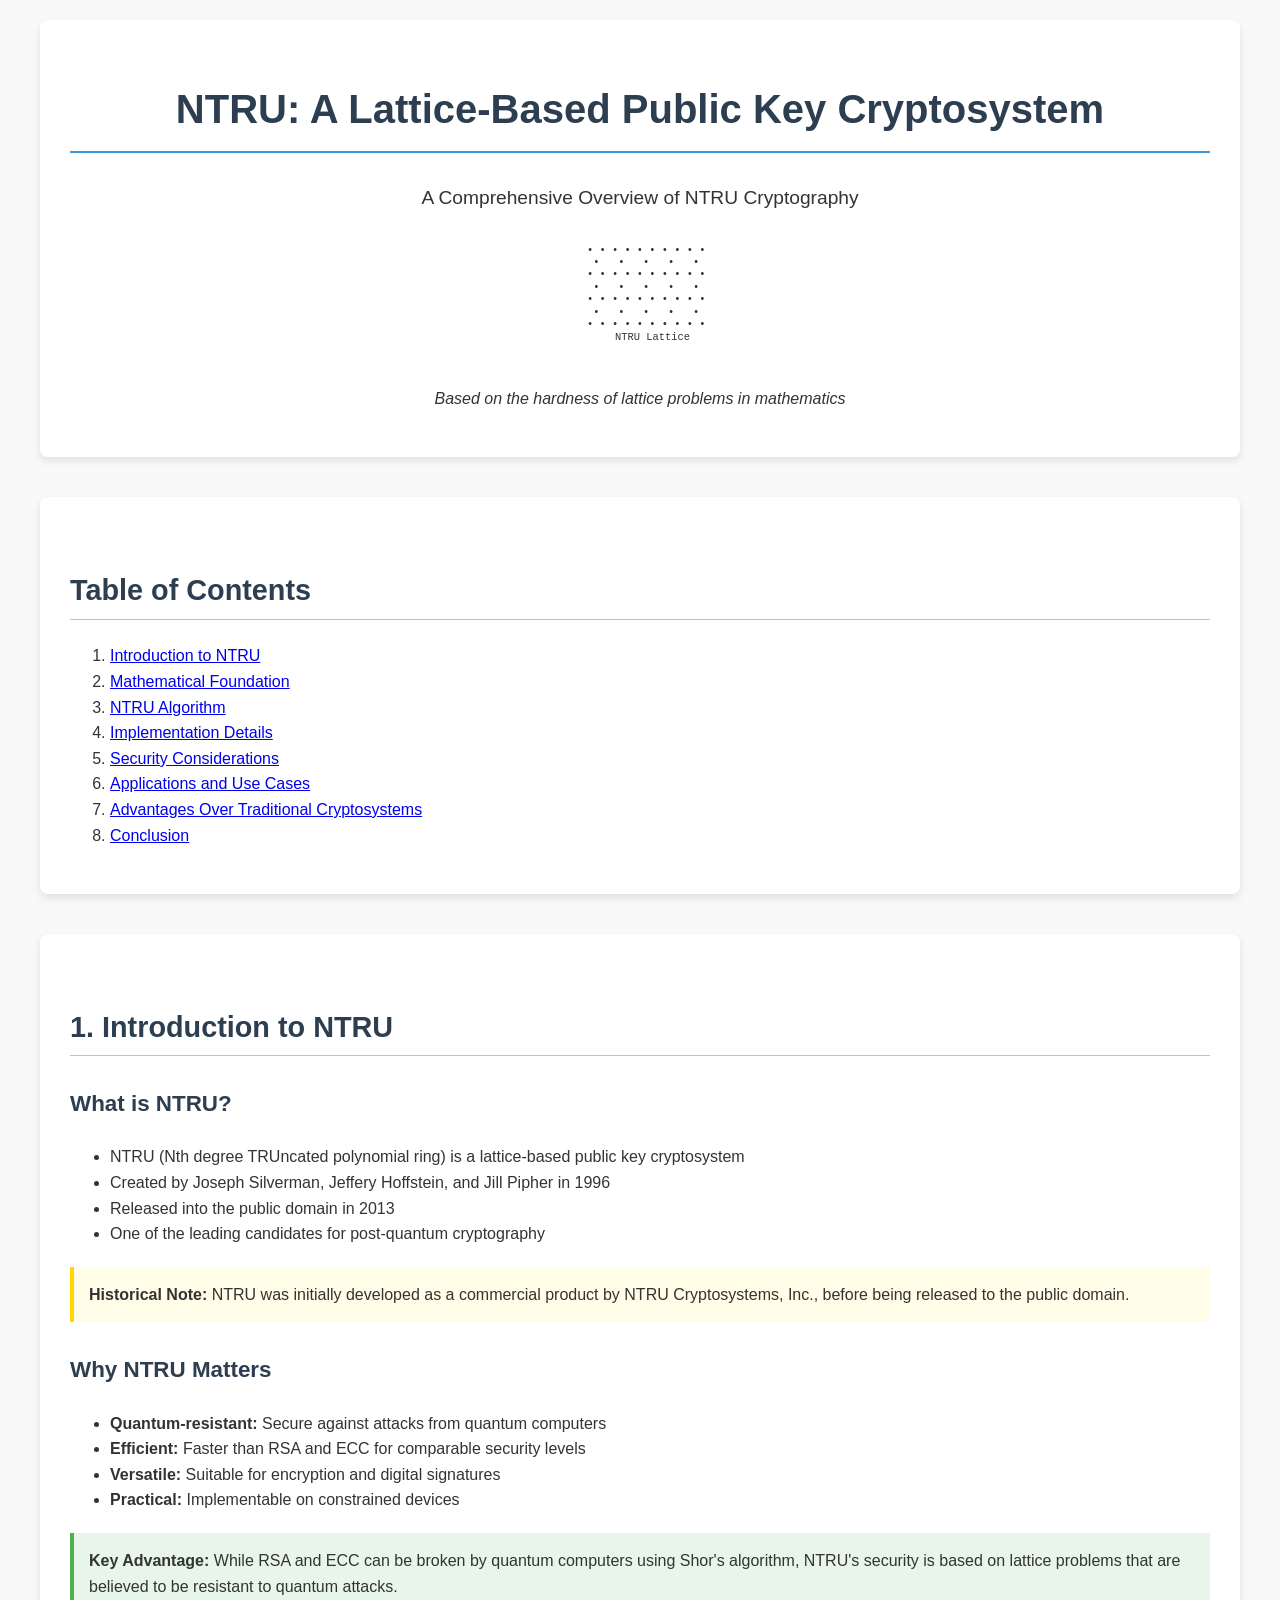
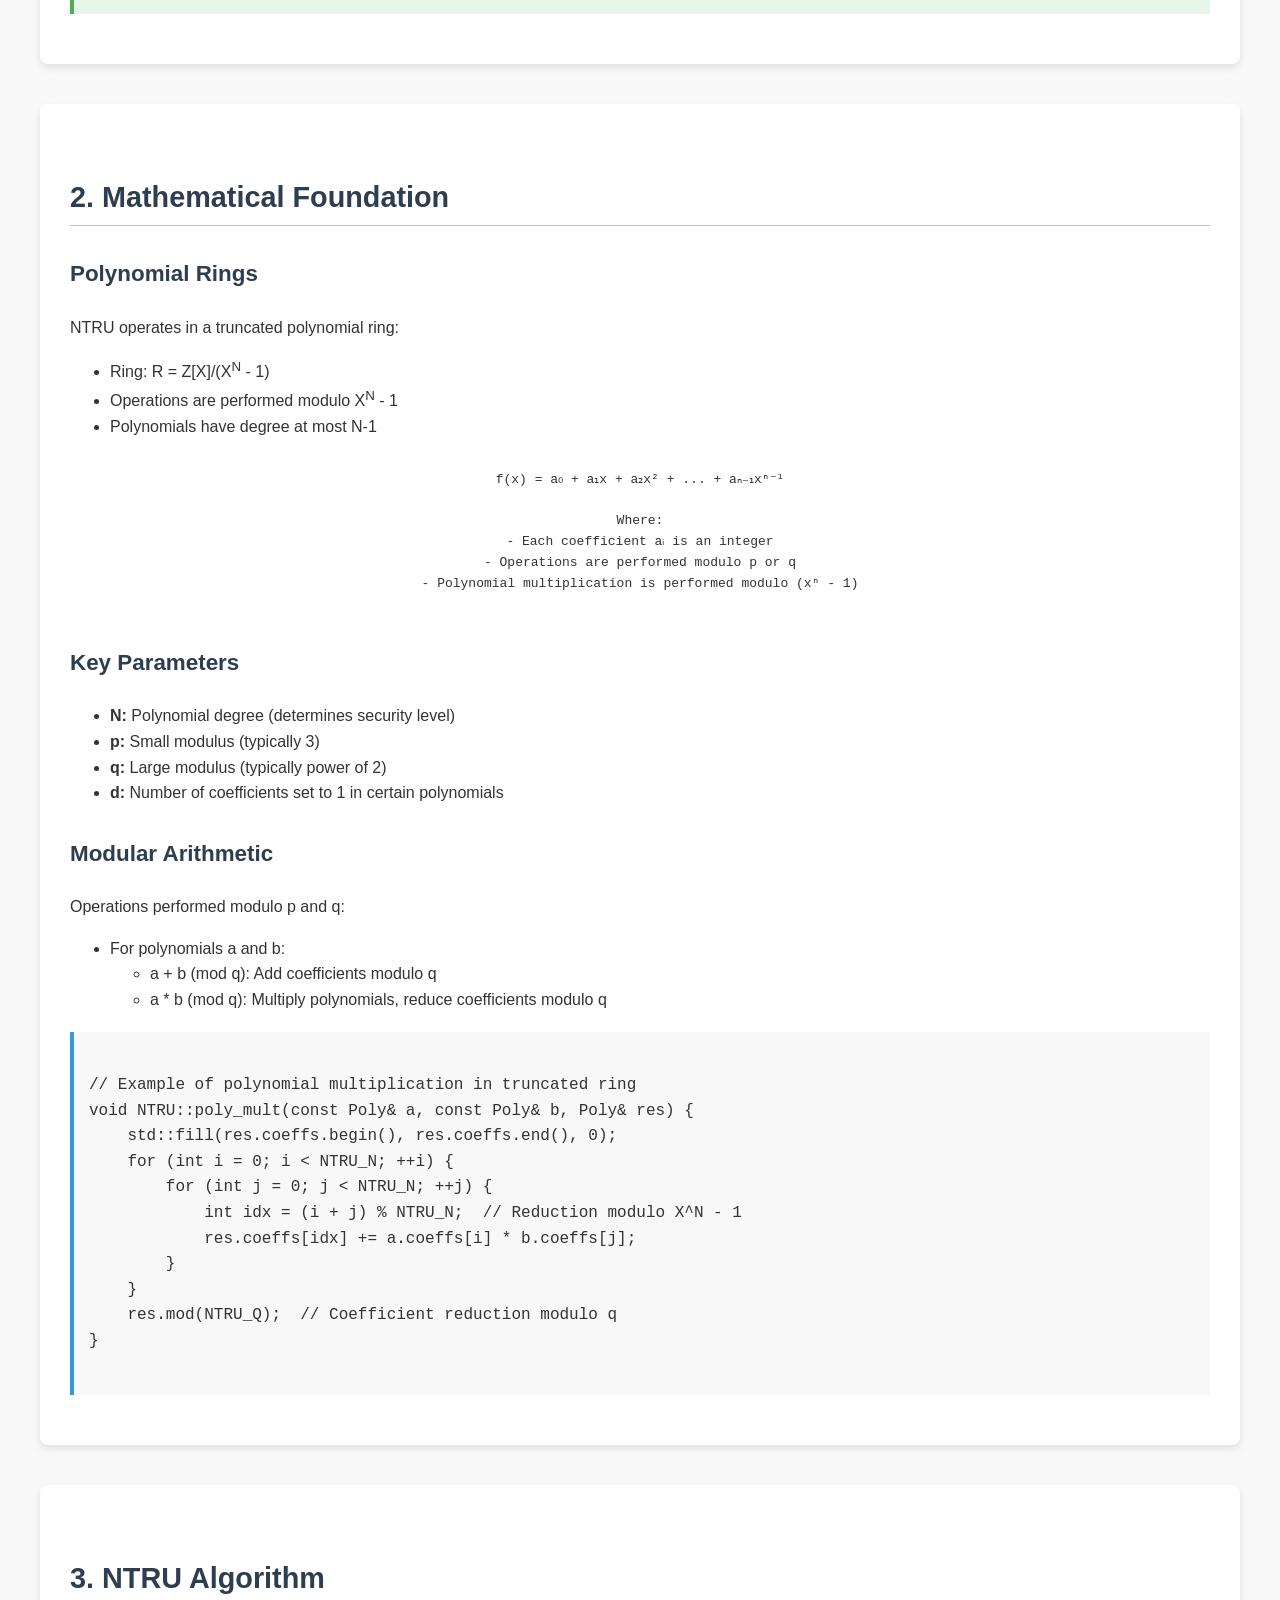
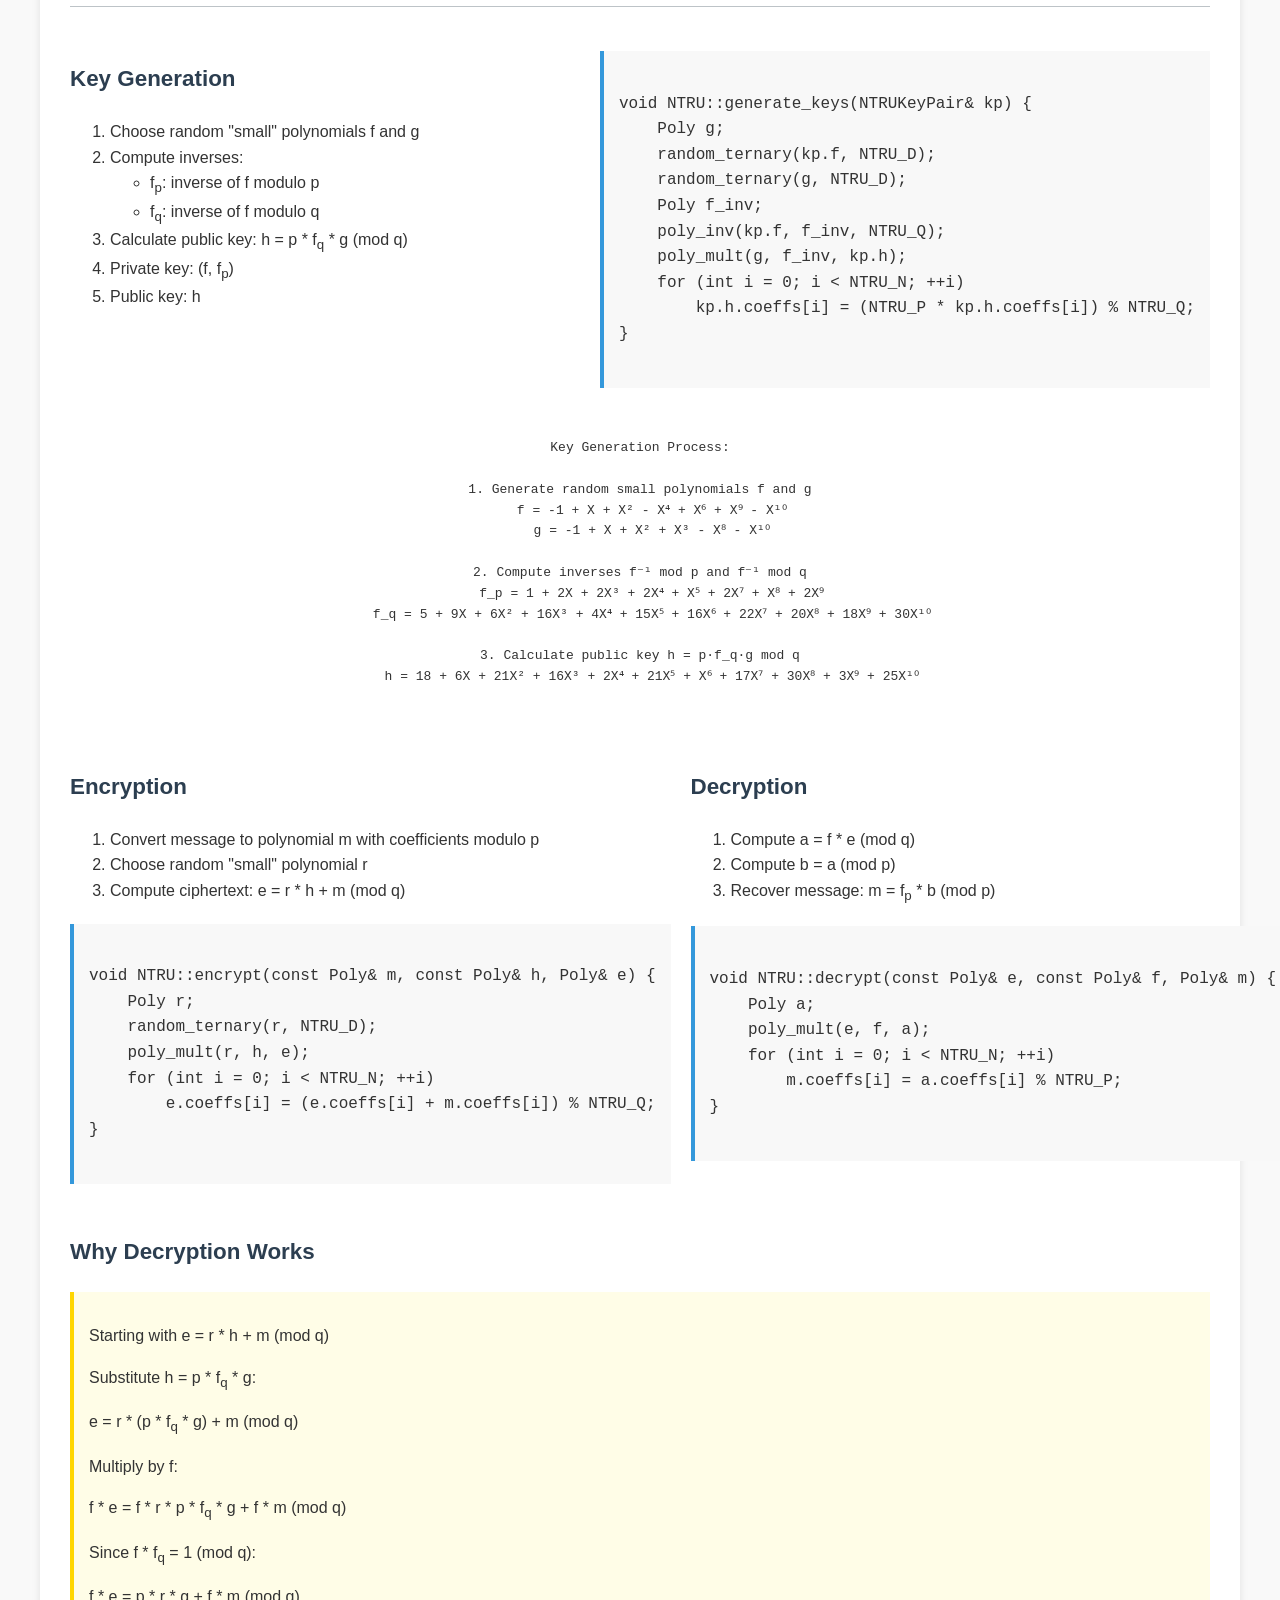
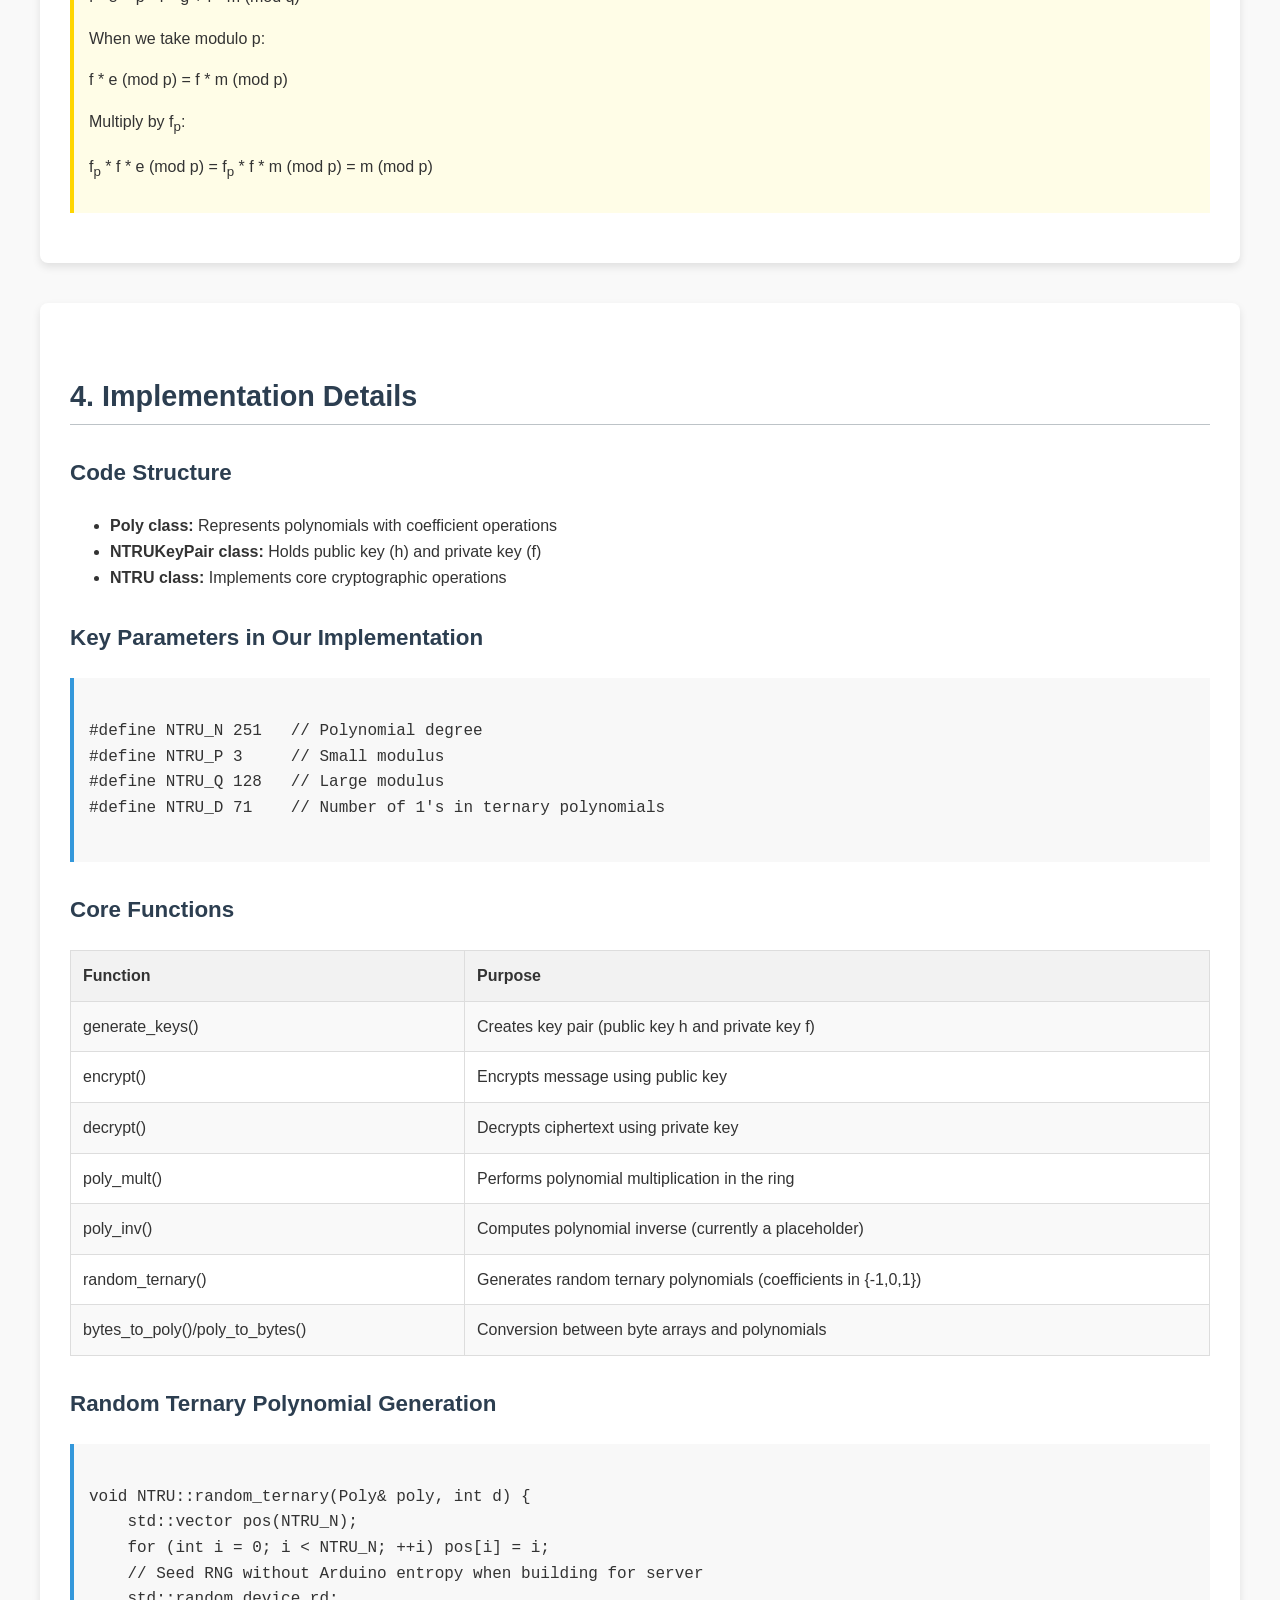
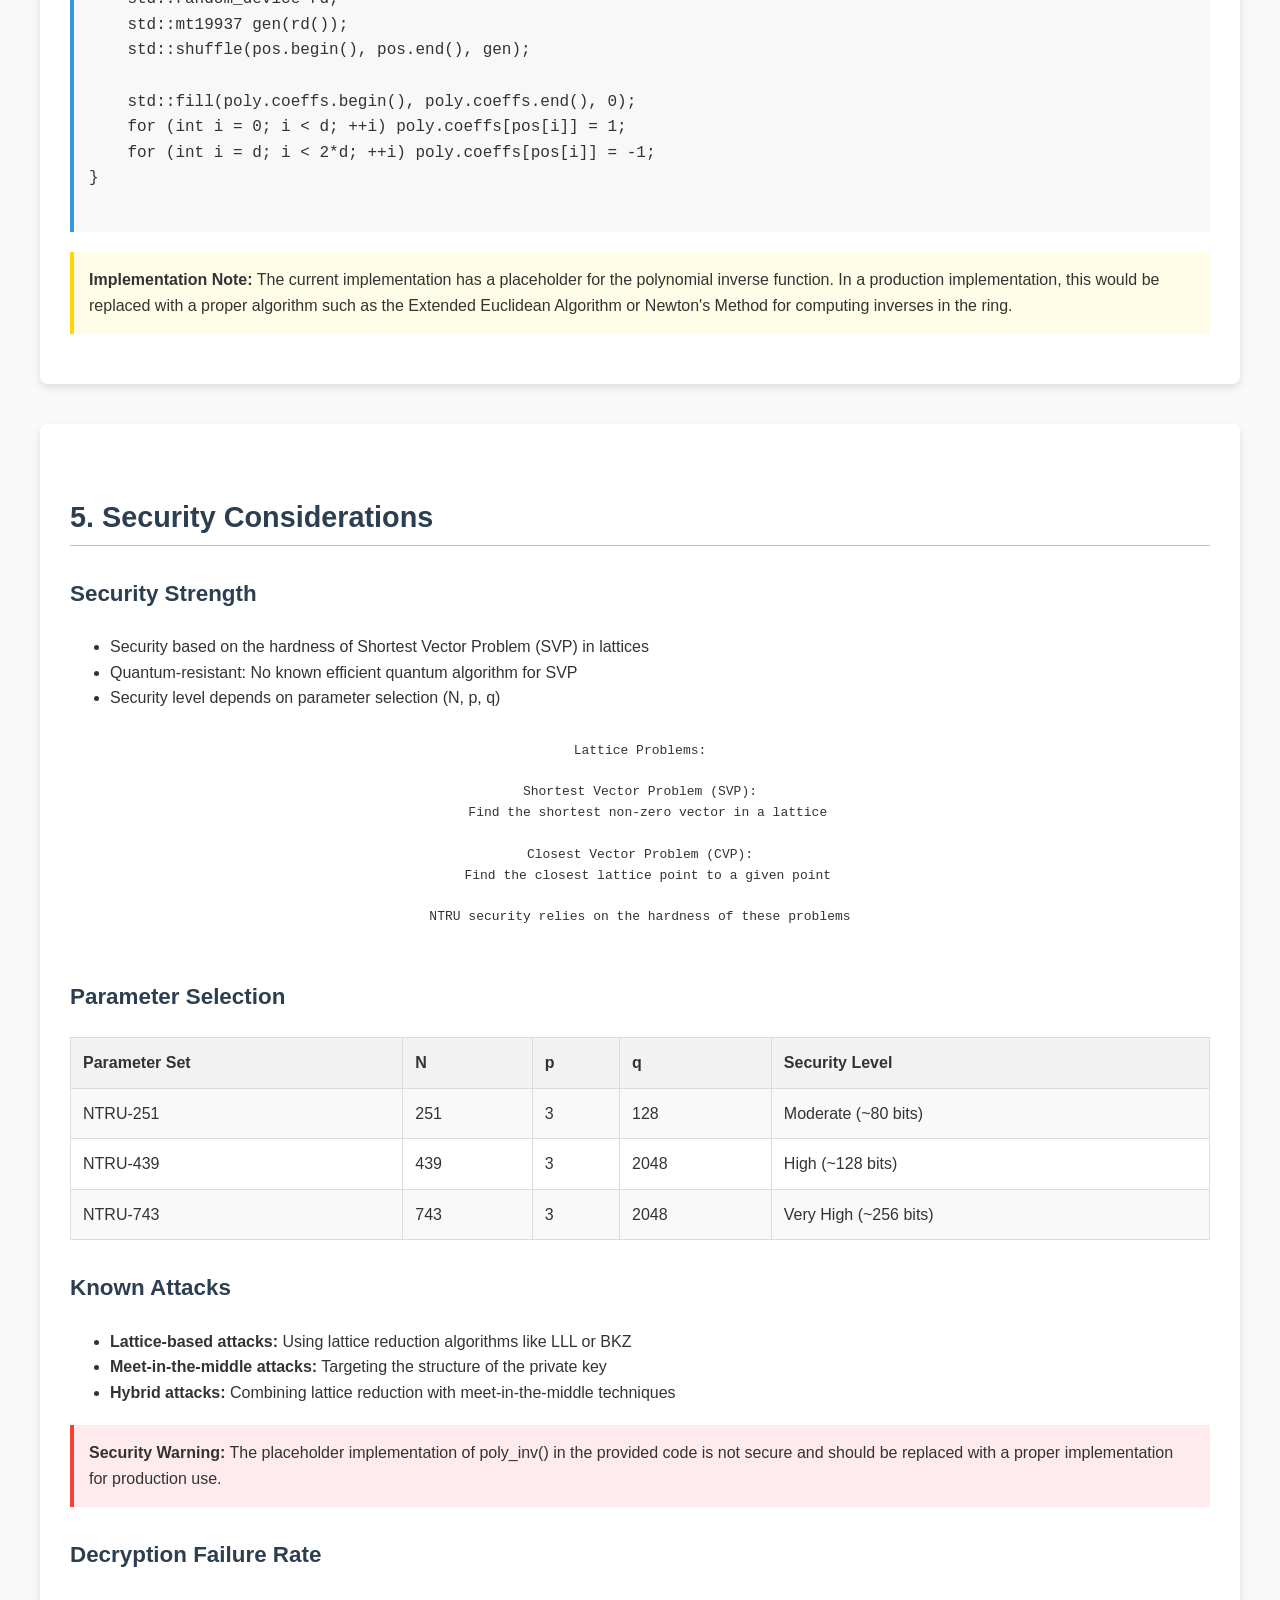
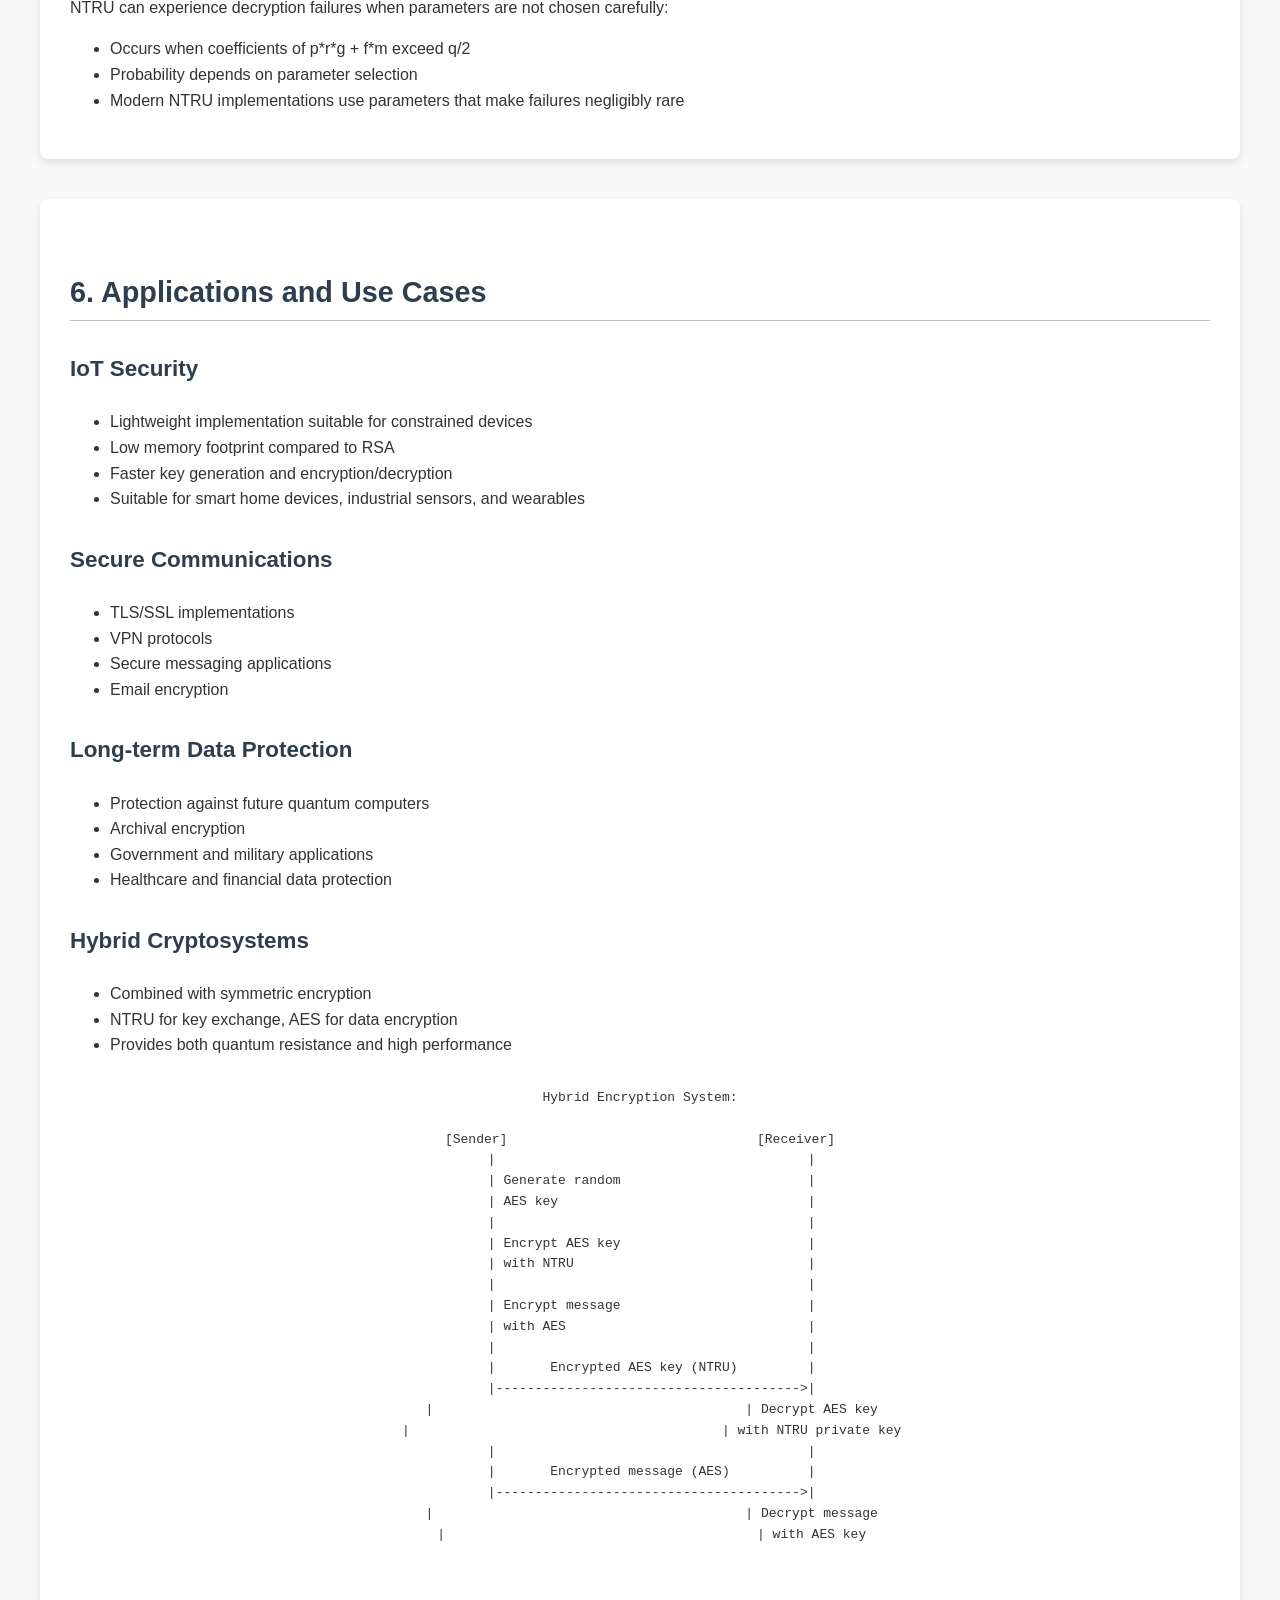
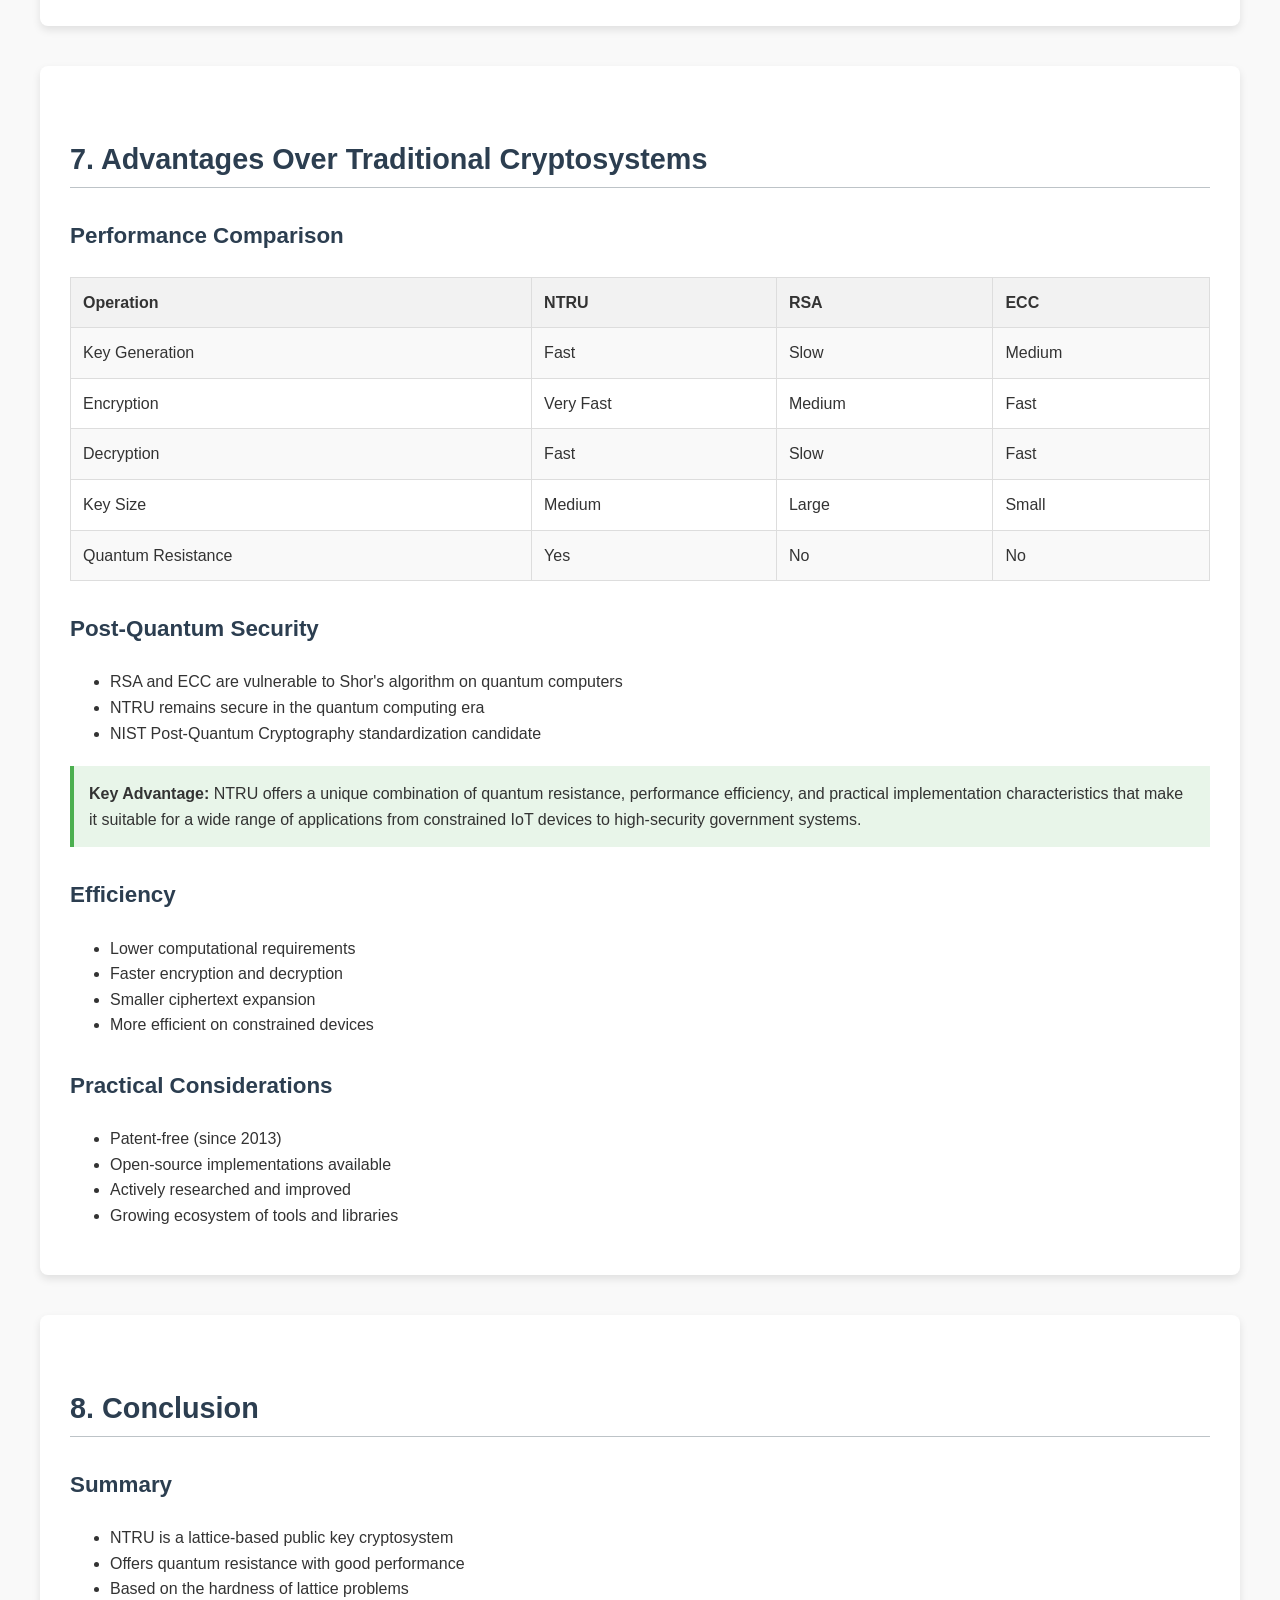
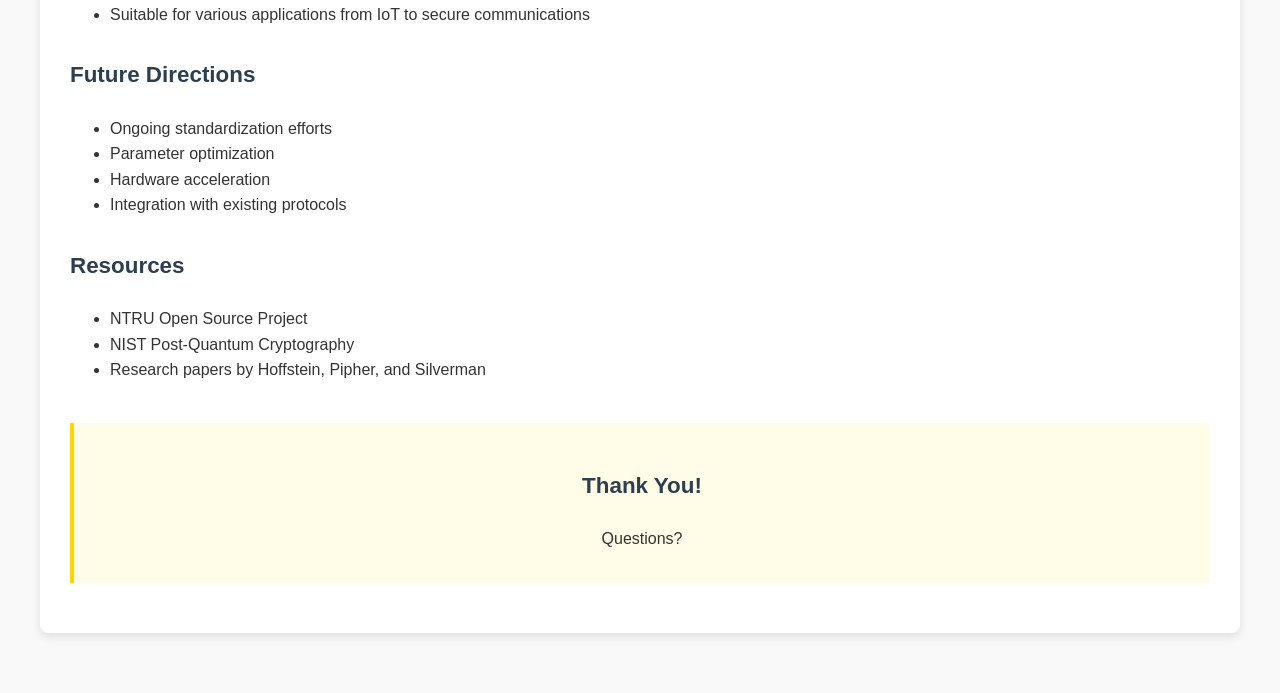
<file: Concepts/ntru_presentation.html>
<!DOCTYPE html>
<html lang="en">
<head>
    <meta charset="UTF-8">
    <meta name="viewport" content="width=device-width, initial-scale=1.0">
    <title>NTRU: A Lattice-Based Public Key Cryptosystem</title>
    <style>
        body {
            font-family: 'Segoe UI', Tahoma, Geneva, Verdana, sans-serif;
            line-height: 1.6;
            color: #333;
            max-width: 1200px;
            margin: 0 auto;
            padding: 20px;
            background-color: #f9f9f9;
        }
        h1, h2, h3 {
            color: #2c3e50;
        }
        h1 {
            text-align: center;
            font-size: 2.5em;
            margin-bottom: 30px;
            border-bottom: 2px solid #3498db;
            padding-bottom: 10px;
        }
        h2 {
            font-size: 1.8em;
            margin-top: 40px;
            border-bottom: 1px solid #bdc3c7;
            padding-bottom: 5px;
        }
        h3 {
            font-size: 1.4em;
            margin-top: 30px;
        }
        .slide {
            background-color: white;
            border-radius: 8px;
            box-shadow: 0 4px 8px rgba(0,0,0,0.1);
            padding: 30px;
            margin-bottom: 40px;
        }
        .code {
            background-color: #f8f8f8;
            border-left: 4px solid #3498db;
            padding: 15px;
            font-family: 'Courier New', Courier, monospace;
            overflow-x: auto;
            white-space: pre;
            margin: 20px 0;
        }
        table {
            width: 100%;
            border-collapse: collapse;
            margin: 20px 0;
        }
        th, td {
            border: 1px solid #ddd;
            padding: 12px;
            text-align: left;
        }
        th {
            background-color: #f2f2f2;
        }
        tr:nth-child(even) {
            background-color: #f9f9f9;
        }
        .diagram {
            text-align: center;
            margin: 30px 0;
        }
        .diagram img {
            max-width: 100%;
            height: auto;
        }
        .note {
            background-color: #fffde7;
            border-left: 4px solid #ffd600;
            padding: 15px;
            margin: 20px 0;
        }
        .advantage {
            background-color: #e8f5e9;
            border-left: 4px solid #4caf50;
            padding: 15px;
            margin: 20px 0;
        }
        .warning {
            background-color: #ffebee;
            border-left: 4px solid #f44336;
            padding: 15px;
            margin: 20px 0;
        }
        .math {
            font-family: 'Times New Roman', Times, serif;
            font-style: italic;
        }
        .two-column {
            display: flex;
            justify-content: space-between;
            gap: 20px;
        }
        .column {
            flex: 1;
        }
        @media (max-width: 768px) {
            .two-column {
                flex-direction: column;
            }
        }
    </style>
<script src="https://sites.super.myninja.ai/_assets/ninja-daytona-script.js"></script>
</head>
<body>
    <div class="slide">
        <h1>NTRU: A Lattice-Based Public Key Cryptosystem</h1>
        <p style="text-align: center; font-size: 1.2em;">A Comprehensive Overview of NTRU Cryptography</p>
        <div class="diagram">
            <!-- ASCII art representation of lattice -->
            <pre style="font-size: 0.8em; line-height: 1.2;">
  • • • • • • • • • •
  •   •   •   •   •
  • • • • • • • • • •
  •   •   •   •   •
  • • • • • • • • • •
  •   •   •   •   •
  • • • • • • • • • •
    NTRU Lattice
            </pre>
        </div>
        <p style="text-align: center;">
            <em>Based on the hardness of lattice problems in mathematics</em>
        </p>
    </div>

    <div class="slide">
        <h2>Table of Contents</h2>
        <ol>
            <li><a href="#introduction">Introduction to NTRU</a></li>
            <li><a href="#mathematical">Mathematical Foundation</a></li>
            <li><a href="#algorithm">NTRU Algorithm</a></li>
            <li><a href="#implementation">Implementation Details</a></li>
            <li><a href="#security">Security Considerations</a></li>
            <li><a href="#applications">Applications and Use Cases</a></li>
            <li><a href="#advantages">Advantages Over Traditional Cryptosystems</a></li>
            <li><a href="#conclusion">Conclusion</a></li>
        </ol>
    </div>

    <div id="introduction" class="slide">
        <h2>1. Introduction to NTRU</h2>
        
        <h3>What is NTRU?</h3>
        <ul>
            <li>NTRU (Nth degree TRUncated polynomial ring) is a lattice-based public key cryptosystem</li>
            <li>Created by Joseph Silverman, Jeffery Hoffstein, and Jill Pipher in 1996</li>
            <li>Released into the public domain in 2013</li>
            <li>One of the leading candidates for post-quantum cryptography</li>
        </ul>

        <div class="note">
            <strong>Historical Note:</strong> NTRU was initially developed as a commercial product by NTRU Cryptosystems, Inc., before being released to the public domain.
        </div>

        <h3>Why NTRU Matters</h3>
        <ul>
            <li><strong>Quantum-resistant:</strong> Secure against attacks from quantum computers</li>
            <li><strong>Efficient:</strong> Faster than RSA and ECC for comparable security levels</li>
            <li><strong>Versatile:</strong> Suitable for encryption and digital signatures</li>
            <li><strong>Practical:</strong> Implementable on constrained devices</li>
        </ul>

        <div class="advantage">
            <strong>Key Advantage:</strong> While RSA and ECC can be broken by quantum computers using Shor's algorithm, NTRU's security is based on lattice problems that are believed to be resistant to quantum attacks.
        </div>
    </div>

    <div id="mathematical" class="slide">
        <h2>2. Mathematical Foundation</h2>

        <h3>Polynomial Rings</h3>
        <p>NTRU operates in a truncated polynomial ring:</p>
        <ul>
            <li>Ring: R = Z[X]/(X<sup>N</sup> - 1)</li>
            <li>Operations are performed modulo X<sup>N</sup> - 1</li>
            <li>Polynomials have degree at most N-1</li>
        </ul>

        <div class="diagram">
            <pre>
f(x) = a₀ + a₁x + a₂x² + ... + aₙ₋₁xⁿ⁻¹

Where:
- Each coefficient aᵢ is an integer
- Operations are performed modulo p or q
- Polynomial multiplication is performed modulo (xⁿ - 1)
            </pre>
        </div>

        <h3>Key Parameters</h3>
        <ul>
            <li><strong>N:</strong> Polynomial degree (determines security level)</li>
            <li><strong>p:</strong> Small modulus (typically 3)</li>
            <li><strong>q:</strong> Large modulus (typically power of 2)</li>
            <li><strong>d:</strong> Number of coefficients set to 1 in certain polynomials</li>
        </ul>

        <h3>Modular Arithmetic</h3>
        <p>Operations performed modulo p and q:</p>
        <ul>
            <li>For polynomials a and b:</li>
            <ul>
                <li>a + b (mod q): Add coefficients modulo q</li>
                <li>a * b (mod q): Multiply polynomials, reduce coefficients modulo q</li>
            </ul>
        </ul>

        <div class="code">
// Example of polynomial multiplication in truncated ring
void NTRU::poly_mult(const Poly& a, const Poly& b, Poly& res) {
    std::fill(res.coeffs.begin(), res.coeffs.end(), 0);
    for (int i = 0; i < NTRU_N; ++i) {
        for (int j = 0; j < NTRU_N; ++j) {
            int idx = (i + j) % NTRU_N;  // Reduction modulo X^N - 1
            res.coeffs[idx] += a.coeffs[i] * b.coeffs[j];
        }
    }
    res.mod(NTRU_Q);  // Coefficient reduction modulo q
}
        </div>
    </div>

    <div id="algorithm" class="slide">
        <h2>3. NTRU Algorithm</h2>

        <div class="two-column">
            <div class="column">
                <h3>Key Generation</h3>
                <ol>
                    <li>Choose random "small" polynomials f and g</li>
                    <li>Compute inverses:
                        <ul>
                            <li>f<sub>p</sub>: inverse of f modulo p</li>
                            <li>f<sub>q</sub>: inverse of f modulo q</li>
                        </ul>
                    </li>
                    <li>Calculate public key: h = p * f<sub>q</sub> * g (mod q)</li>
                    <li>Private key: (f, f<sub>p</sub>)</li>
                    <li>Public key: h</li>
                </ol>
            </div>
            <div class="column">
                <div class="code">
void NTRU::generate_keys(NTRUKeyPair& kp) {
    Poly g;
    random_ternary(kp.f, NTRU_D);
    random_ternary(g, NTRU_D);
    Poly f_inv;
    poly_inv(kp.f, f_inv, NTRU_Q);
    poly_mult(g, f_inv, kp.h);
    for (int i = 0; i < NTRU_N; ++i) 
        kp.h.coeffs[i] = (NTRU_P * kp.h.coeffs[i]) % NTRU_Q;
}
                </div>
            </div>
        </div>

        <div class="diagram">
            <pre>
Key Generation Process:

1. Generate random small polynomials f and g
   f = -1 + X + X² - X⁴ + X⁶ + X⁹ - X¹⁰
   g = -1 + X + X² + X³ - X⁸ - X¹⁰

2. Compute inverses f⁻¹ mod p and f⁻¹ mod q
   f_p = 1 + 2X + 2X³ + 2X⁴ + X⁵ + 2X⁷ + X⁸ + 2X⁹
   f_q = 5 + 9X + 6X² + 16X³ + 4X⁴ + 15X⁵ + 16X⁶ + 22X⁷ + 20X⁸ + 18X⁹ + 30X¹⁰

3. Calculate public key h = p·f_q·g mod q
   h = 18 + 6X + 21X² + 16X³ + 2X⁴ + 21X⁵ + X⁶ + 17X⁷ + 30X⁸ + 3X⁹ + 25X¹⁰
            </pre>
        </div>

        <div class="two-column">
            <div class="column">
                <h3>Encryption</h3>
                <ol>
                    <li>Convert message to polynomial m with coefficients modulo p</li>
                    <li>Choose random "small" polynomial r</li>
                    <li>Compute ciphertext: e = r * h + m (mod q)</li>
                </ol>
                <div class="code">
void NTRU::encrypt(const Poly& m, const Poly& h, Poly& e) {
    Poly r;
    random_ternary(r, NTRU_D);
    poly_mult(r, h, e);
    for (int i = 0; i < NTRU_N; ++i) 
        e.coeffs[i] = (e.coeffs[i] + m.coeffs[i]) % NTRU_Q;
}
                </div>
            </div>
            <div class="column">
                <h3>Decryption</h3>
                <ol>
                    <li>Compute a = f * e (mod q)</li>
                    <li>Compute b = a (mod p)</li>
                    <li>Recover message: m = f<sub>p</sub> * b (mod p)</li>
                </ol>
                <div class="code">
void NTRU::decrypt(const Poly& e, const Poly& f, Poly& m) {
    Poly a;
    poly_mult(e, f, a);
    for (int i = 0; i < NTRU_N; ++i) 
        m.coeffs[i] = a.coeffs[i] % NTRU_P;
}
                </div>
            </div>
        </div>

        <h3>Why Decryption Works</h3>
        <div class="note">
            <p>Starting with e = r * h + m (mod q)</p>
            <p>Substitute h = p * f<sub>q</sub> * g:</p>
            <p>e = r * (p * f<sub>q</sub> * g) + m (mod q)</p>
            <p>Multiply by f:</p>
            <p>f * e = f * r * p * f<sub>q</sub> * g + f * m (mod q)</p>
            <p>Since f * f<sub>q</sub> = 1 (mod q):</p>
            <p>f * e = p * r * g + f * m (mod q)</p>
            <p>When we take modulo p:</p>
            <p>f * e (mod p) = f * m (mod p)</p>
            <p>Multiply by f<sub>p</sub>:</p>
            <p>f<sub>p</sub> * f * e (mod p) = f<sub>p</sub> * f * m (mod p) = m (mod p)</p>
        </div>
    </div>

    <div id="implementation" class="slide">
        <h2>4. Implementation Details</h2>

        <h3>Code Structure</h3>
        <ul>
            <li><strong>Poly class:</strong> Represents polynomials with coefficient operations</li>
            <li><strong>NTRUKeyPair class:</strong> Holds public key (h) and private key (f)</li>
            <li><strong>NTRU class:</strong> Implements core cryptographic operations</li>
        </ul>

        <h3>Key Parameters in Our Implementation</h3>
        <div class="code">
#define NTRU_N 251   // Polynomial degree
#define NTRU_P 3     // Small modulus
#define NTRU_Q 128   // Large modulus
#define NTRU_D 71    // Number of 1's in ternary polynomials
        </div>

        <h3>Core Functions</h3>
        <table>
            <tr>
                <th>Function</th>
                <th>Purpose</th>
            </tr>
            <tr>
                <td>generate_keys()</td>
                <td>Creates key pair (public key h and private key f)</td>
            </tr>
            <tr>
                <td>encrypt()</td>
                <td>Encrypts message using public key</td>
            </tr>
            <tr>
                <td>decrypt()</td>
                <td>Decrypts ciphertext using private key</td>
            </tr>
            <tr>
                <td>poly_mult()</td>
                <td>Performs polynomial multiplication in the ring</td>
            </tr>
            <tr>
                <td>poly_inv()</td>
                <td>Computes polynomial inverse (currently a placeholder)</td>
            </tr>
            <tr>
                <td>random_ternary()</td>
                <td>Generates random ternary polynomials (coefficients in {-1,0,1})</td>
            </tr>
            <tr>
                <td>bytes_to_poly()/poly_to_bytes()</td>
                <td>Conversion between byte arrays and polynomials</td>
            </tr>
        </table>

        <h3>Random Ternary Polynomial Generation</h3>
        <div class="code">
void NTRU::random_ternary(Poly& poly, int d) {
    std::vector<int> pos(NTRU_N);
    for (int i = 0; i < NTRU_N; ++i) pos[i] = i;
    // Seed RNG without Arduino entropy when building for server
    std::random_device rd;
    std::mt19937 gen(rd());
    std::shuffle(pos.begin(), pos.end(), gen);

    std::fill(poly.coeffs.begin(), poly.coeffs.end(), 0);
    for (int i = 0; i < d; ++i) poly.coeffs[pos[i]] = 1;
    for (int i = d; i < 2*d; ++i) poly.coeffs[pos[i]] = -1;
}
        </div>

        <div class="note">
            <strong>Implementation Note:</strong> The current implementation has a placeholder for the polynomial inverse function. In a production implementation, this would be replaced with a proper algorithm such as the Extended Euclidean Algorithm or Newton's Method for computing inverses in the ring.
        </div>
    </div>

    <div id="security" class="slide">
        <h2>5. Security Considerations</h2>

        <h3>Security Strength</h3>
        <ul>
            <li>Security based on the hardness of Shortest Vector Problem (SVP) in lattices</li>
            <li>Quantum-resistant: No known efficient quantum algorithm for SVP</li>
            <li>Security level depends on parameter selection (N, p, q)</li>
        </ul>

        <div class="diagram">
            <pre>
Lattice Problems:

Shortest Vector Problem (SVP):
  Find the shortest non-zero vector in a lattice

Closest Vector Problem (CVP):
  Find the closest lattice point to a given point

NTRU security relies on the hardness of these problems
            </pre>
        </div>

        <h3>Parameter Selection</h3>
        <table>
            <tr>
                <th>Parameter Set</th>
                <th>N</th>
                <th>p</th>
                <th>q</th>
                <th>Security Level</th>
            </tr>
            <tr>
                <td>NTRU-251</td>
                <td>251</td>
                <td>3</td>
                <td>128</td>
                <td>Moderate (~80 bits)</td>
            </tr>
            <tr>
                <td>NTRU-439</td>
                <td>439</td>
                <td>3</td>
                <td>2048</td>
                <td>High (~128 bits)</td>
            </tr>
            <tr>
                <td>NTRU-743</td>
                <td>743</td>
                <td>3</td>
                <td>2048</td>
                <td>Very High (~256 bits)</td>
            </tr>
        </table>

        <h3>Known Attacks</h3>
        <ul>
            <li><strong>Lattice-based attacks:</strong> Using lattice reduction algorithms like LLL or BKZ</li>
            <li><strong>Meet-in-the-middle attacks:</strong> Targeting the structure of the private key</li>
            <li><strong>Hybrid attacks:</strong> Combining lattice reduction with meet-in-the-middle techniques</li>
        </ul>

        <div class="warning">
            <strong>Security Warning:</strong> The placeholder implementation of poly_inv() in the provided code is not secure and should be replaced with a proper implementation for production use.
        </div>

        <h3>Decryption Failure Rate</h3>
        <p>NTRU can experience decryption failures when parameters are not chosen carefully:</p>
        <ul>
            <li>Occurs when coefficients of p*r*g + f*m exceed q/2</li>
            <li>Probability depends on parameter selection</li>
            <li>Modern NTRU implementations use parameters that make failures negligibly rare</li>
        </ul>
    </div>

    <div id="applications" class="slide">
        <h2>6. Applications and Use Cases</h2>

        <h3>IoT Security</h3>
        <ul>
            <li>Lightweight implementation suitable for constrained devices</li>
            <li>Low memory footprint compared to RSA</li>
            <li>Faster key generation and encryption/decryption</li>
            <li>Suitable for smart home devices, industrial sensors, and wearables</li>
        </ul>

        <h3>Secure Communications</h3>
        <ul>
            <li>TLS/SSL implementations</li>
            <li>VPN protocols</li>
            <li>Secure messaging applications</li>
            <li>Email encryption</li>
        </ul>

        <h3>Long-term Data Protection</h3>
        <ul>
            <li>Protection against future quantum computers</li>
            <li>Archival encryption</li>
            <li>Government and military applications</li>
            <li>Healthcare and financial data protection</li>
        </ul>

        <h3>Hybrid Cryptosystems</h3>
        <ul>
            <li>Combined with symmetric encryption</li>
            <li>NTRU for key exchange, AES for data encryption</li>
            <li>Provides both quantum resistance and high performance</li>
        </ul>

        <div class="diagram">
            <pre>
Hybrid Encryption System:

[Sender]                                [Receiver]
   |                                        |
   | Generate random                        |
   | AES key                                |
   |                                        |
   | Encrypt AES key                        |
   | with NTRU                              |
   |                                        |
   | Encrypt message                        |
   | with AES                               |
   |                                        |
   |       Encrypted AES key (NTRU)         |
   |--------------------------------------->|
   |                                        | Decrypt AES key
   |                                        | with NTRU private key
   |                                        |
   |       Encrypted message (AES)          |
   |--------------------------------------->|
   |                                        | Decrypt message
   |                                        | with AES key
            </pre>
        </div>
    </div>

    <div id="advantages" class="slide">
        <h2>7. Advantages Over Traditional Cryptosystems</h2>

        <h3>Performance Comparison</h3>
        <table>
            <tr>
                <th>Operation</th>
                <th>NTRU</th>
                <th>RSA</th>
                <th>ECC</th>
            </tr>
            <tr>
                <td>Key Generation</td>
                <td>Fast</td>
                <td>Slow</td>
                <td>Medium</td>
            </tr>
            <tr>
                <td>Encryption</td>
                <td>Very Fast</td>
                <td>Medium</td>
                <td>Fast</td>
            </tr>
            <tr>
                <td>Decryption</td>
                <td>Fast</td>
                <td>Slow</td>
                <td>Fast</td>
            </tr>
            <tr>
                <td>Key Size</td>
                <td>Medium</td>
                <td>Large</td>
                <td>Small</td>
            </tr>
            <tr>
                <td>Quantum Resistance</td>
                <td>Yes</td>
                <td>No</td>
                <td>No</td>
            </tr>
        </table>

        <h3>Post-Quantum Security</h3>
        <ul>
            <li>RSA and ECC are vulnerable to Shor's algorithm on quantum computers</li>
            <li>NTRU remains secure in the quantum computing era</li>
            <li>NIST Post-Quantum Cryptography standardization candidate</li>
        </ul>

        <div class="advantage">
            <strong>Key Advantage:</strong> NTRU offers a unique combination of quantum resistance, performance efficiency, and practical implementation characteristics that make it suitable for a wide range of applications from constrained IoT devices to high-security government systems.
        </div>

        <h3>Efficiency</h3>
        <ul>
            <li>Lower computational requirements</li>
            <li>Faster encryption and decryption</li>
            <li>Smaller ciphertext expansion</li>
            <li>More efficient on constrained devices</li>
        </ul>

        <h3>Practical Considerations</h3>
        <ul>
            <li>Patent-free (since 2013)</li>
            <li>Open-source implementations available</li>
            <li>Actively researched and improved</li>
            <li>Growing ecosystem of tools and libraries</li>
        </ul>
    </div>

    <div id="conclusion" class="slide">
        <h2>8. Conclusion</h2>

        <h3>Summary</h3>
        <ul>
            <li>NTRU is a lattice-based public key cryptosystem</li>
            <li>Offers quantum resistance with good performance</li>
            <li>Based on the hardness of lattice problems</li>
            <li>Suitable for various applications from IoT to secure communications</li>
        </ul>

        <h3>Future Directions</h3>
        <ul>
            <li>Ongoing standardization efforts</li>
            <li>Parameter optimization</li>
            <li>Hardware acceleration</li>
            <li>Integration with existing protocols</li>
        </ul>

        <h3>Resources</h3>
        <ul>
            <li>NTRU Open Source Project</li>
            <li>NIST Post-Quantum Cryptography</li>
            <li>Research papers by Hoffstein, Pipher, and Silverman</li>
        </ul>

        <div class="note" style="text-align: center; margin-top: 40px;">
            <h3>Thank You!</h3>
            <p>Questions?</p>
        </div>
    </div>
</body>
</html>
</file>
